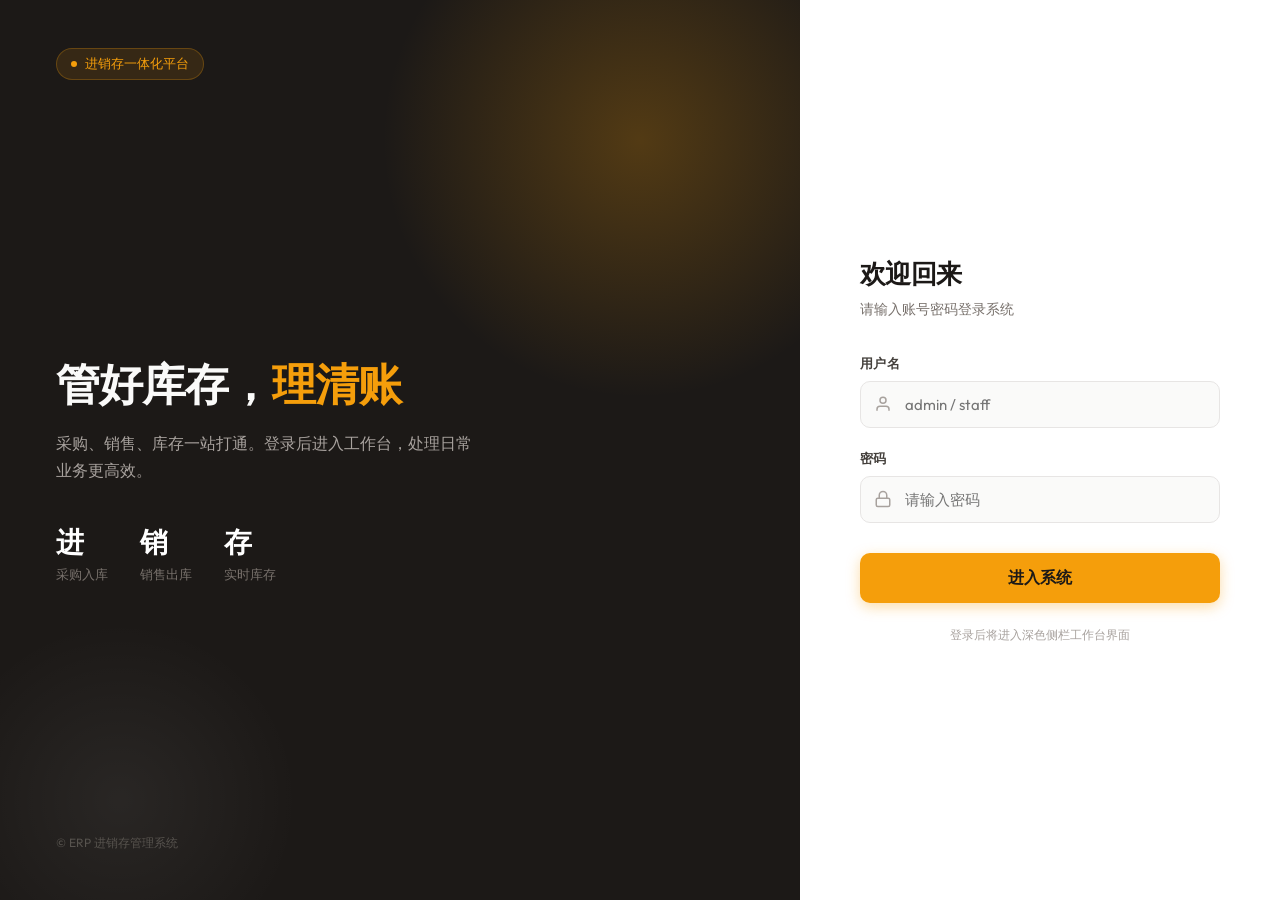
<file: docker/nginx/html/login.html>
<!DOCTYPE html>
<html lang="zh-CN">
<head>
  <meta charset="UTF-8" />
  <meta name="viewport" content="width=device-width, initial-scale=1.0" />
  <title>登录 · ERP 进销存</title>
  <link rel="preconnect" href="https://fonts.googleapis.com" />
  <link rel="preconnect" href="https://fonts.gstatic.com" crossorigin />
  <link href="https://fonts.googleapis.com/css2?family=Outfit:wght@400;500;600;700&display=swap" rel="stylesheet" />
  <style>
    *, *::before, *::after { margin: 0; padding: 0; box-sizing: border-box; }

    :root {
      --login-accent: #f59e0b;
      --login-accent-hover: #d97706;
      --login-dark: #1c1917;
      --login-muted: #78716c;
    }

    body {
      font-family: 'Outfit', 'PingFang SC', 'Microsoft YaHei', sans-serif;
      min-height: 100vh;
      display: flex;
      background: #fafaf9;
    }

    /* ===== 左侧品牌区（门户感） ===== */
    .brand-panel {
      flex: 1;
      min-height: 100vh;
      background: var(--login-dark);
      color: #fafaf9;
      padding: 48px 56px;
      display: flex;
      flex-direction: column;
      justify-content: space-between;
      position: relative;
      overflow: hidden;
    }

    .brand-panel::before {
      content: '';
      position: absolute;
      width: 520px;
      height: 520px;
      border-radius: 50%;
      background: radial-gradient(circle, rgba(245, 158, 11, 0.25) 0%, transparent 70%);
      top: -120px;
      right: -100px;
      pointer-events: none;
    }

    .brand-panel::after {
      content: '';
      position: absolute;
      width: 360px;
      height: 360px;
      border-radius: 50%;
      background: radial-gradient(circle, rgba(255, 255, 255, 0.06) 0%, transparent 70%);
      bottom: -80px;
      left: -60px;
      pointer-events: none;
    }

    .brand-badge {
      display: inline-flex;
      align-items: center;
      gap: 8px;
      font-size: 13px;
      font-weight: 500;
      color: var(--login-accent);
      background: rgba(245, 158, 11, 0.12);
      border: 1px solid rgba(245, 158, 11, 0.25);
      padding: 6px 14px;
      border-radius: 999px;
      width: fit-content;
      position: relative;
      z-index: 1;
    }

    .brand-badge span {
      width: 6px;
      height: 6px;
      background: var(--login-accent);
      border-radius: 50%;
      animation: pulse 2s ease infinite;
    }

    @keyframes pulse {
      0%, 100% { opacity: 1; transform: scale(1); }
      50% { opacity: 0.5; transform: scale(0.85); }
    }

    .brand-content {
      position: relative;
      z-index: 1;
      max-width: 420px;
    }

    .brand-content h1 {
      font-size: clamp(2rem, 4vw, 2.75rem);
      font-weight: 700;
      line-height: 1.15;
      letter-spacing: -0.02em;
      margin-top: 28px;
    }

    .brand-content h1 em {
      font-style: normal;
      color: var(--login-accent);
    }

    .brand-content p {
      margin-top: 20px;
      font-size: 16px;
      line-height: 1.7;
      color: #a8a29e;
    }

    .brand-stats {
      display: flex;
      gap: 32px;
      margin-top: 40px;
      position: relative;
      z-index: 1;
    }

    .brand-stat strong {
      display: block;
      font-size: 28px;
      font-weight: 700;
      color: #fff;
    }

    .brand-stat span {
      font-size: 13px;
      color: #78716c;
      margin-top: 4px;
      display: block;
    }

    .brand-footer {
      font-size: 12px;
      color: #57534e;
      position: relative;
      z-index: 1;
    }

    /* ===== 右侧登录表单 ===== */
    .login-panel {
      width: 480px;
      max-width: 100%;
      min-height: 100vh;
      display: flex;
      align-items: center;
      justify-content: center;
      padding: 40px 32px;
      background: #fff;
      box-shadow: -8px 0 40px rgba(28, 25, 23, 0.06);
    }

    .login-box {
      width: 100%;
      max-width: 360px;
    }

    .login-box .welcome {
      margin-bottom: 36px;
    }

    .login-box .welcome h2 {
      font-size: 26px;
      font-weight: 700;
      color: var(--login-dark);
      letter-spacing: -0.02em;
    }

    .login-box .welcome p {
      margin-top: 8px;
      font-size: 14px;
      color: var(--login-muted);
    }

    .form-group {
      margin-bottom: 22px;
    }

    .form-group label {
      display: block;
      font-size: 13px;
      font-weight: 600;
      color: #44403c;
      margin-bottom: 8px;
      letter-spacing: 0.02em;
    }

    .input-wrap {
      position: relative;
    }

    .input-wrap svg {
      position: absolute;
      left: 14px;
      top: 50%;
      transform: translateY(-50%);
      width: 18px;
      height: 18px;
      color: #a8a29e;
      pointer-events: none;
    }

    .form-group input {
      width: 100%;
      padding: 13px 14px 13px 44px;
      border: 1.5px solid #e7e5e4;
      border-radius: 10px;
      font-size: 15px;
      font-family: inherit;
      background: #fafaf9;
      outline: none;
      transition: border-color 0.2s, box-shadow 0.2s, background 0.2s;
    }

    .form-group input:focus {
      border-color: var(--login-accent);
      background: #fff;
      box-shadow: 0 0 0 4px rgba(245, 158, 11, 0.12);
    }

    .form-group input.error {
      border-color: #ef4444;
      box-shadow: 0 0 0 4px rgba(239, 68, 68, 0.1);
    }

    .error-msg {
      color: #ef4444;
      font-size: 13px;
      margin-bottom: 16px;
      min-height: 20px;
      padding: 10px 12px;
      background: #fef2f2;
      border-radius: 8px;
      display: none;
    }

    .error-msg:not(:empty) {
      display: block;
    }

    .login-btn {
      width: 100%;
      padding: 14px;
      margin-top: 8px;
      background: var(--login-accent);
      color: #1c1917;
      border: none;
      border-radius: 10px;
      font-size: 16px;
      font-weight: 700;
      font-family: inherit;
      cursor: pointer;
      transition: background 0.2s, transform 0.1s, box-shadow 0.2s;
      box-shadow: 0 4px 14px rgba(245, 158, 11, 0.35);
    }

    .login-btn:hover:not(:disabled) {
      background: var(--login-accent-hover);
      box-shadow: 0 6px 20px rgba(245, 158, 11, 0.4);
    }

    .login-btn:active:not(:disabled) {
      transform: scale(0.98);
    }

    .login-btn:disabled {
      opacity: 0.65;
      cursor: not-allowed;
    }

    .login-hint {
      margin-top: 24px;
      text-align: center;
      font-size: 12px;
      color: #a8a29e;
    }

    .loading-spinner {
      display: inline-block;
      width: 16px;
      height: 16px;
      border: 2px solid rgba(28, 25, 23, 0.2);
      border-top-color: #1c1917;
      border-radius: 50%;
      animation: spin 0.6s linear infinite;
      vertical-align: middle;
      margin-right: 8px;
    }

    @keyframes spin { to { transform: rotate(360deg); } }

    /* ===== 移动端 ===== */
    @media (max-width: 900px) {
      body { flex-direction: column; }
      .brand-panel {
        min-height: auto;
        padding: 32px 28px;
      }
      .brand-stats { gap: 20px; }
      .brand-stat strong { font-size: 22px; }
      .brand-footer { display: none; }
      .login-panel {
        width: 100%;
        min-height: auto;
        box-shadow: none;
        border-top: 1px solid #e7e5e4;
      }
    }
  </style>
</head>
<body>
  <aside class="brand-panel">
    <div class="brand-badge"><span></span> 进销存一体化平台</div>
    <div class="brand-content">
      <h1>管好库存，<em>理清账</em></h1>
      <p>采购、销售、库存一站打通。登录后进入工作台，处理日常业务更高效。</p>
      <div class="brand-stats">
        <div class="brand-stat">
          <strong>进</strong>
          <span>采购入库</span>
        </div>
        <div class="brand-stat">
          <strong>销</strong>
          <span>销售出库</span>
        </div>
        <div class="brand-stat">
          <strong>存</strong>
          <span>实时库存</span>
        </div>
      </div>
    </div>
    <div class="brand-footer">© ERP 进销存管理系统</div>
  </aside>

  <main class="login-panel">
    <div class="login-box">
      <div class="welcome">
        <h2>欢迎回来</h2>
        <p>请输入账号密码登录系统</p>
      </div>

      <div class="error-msg" id="errorMsg"></div>

      <form id="loginForm" onsubmit="return false;">
        <div class="form-group">
          <label for="username">用户名</label>
          <div class="input-wrap">
            <svg viewBox="0 0 24 24" fill="none" stroke="currentColor" stroke-width="2"><path d="M20 21v-2a4 4 0 0 0-4-4H8a4 4 0 0 0-4 4v2"/><circle cx="12" cy="7" r="4"/></svg>
            <input type="text" id="username" placeholder="admin / staff" autocomplete="username" />
          </div>
        </div>
        <div class="form-group">
          <label for="password">密码</label>
          <div class="input-wrap">
            <svg viewBox="0 0 24 24" fill="none" stroke="currentColor" stroke-width="2"><rect x="3" y="11" width="18" height="11" rx="2"/><path d="M7 11V7a5 5 0 0 1 10 0v4"/></svg>
            <input type="password" id="password" placeholder="请输入密码" autocomplete="current-password" />
          </div>
        </div>
        <button type="submit" class="login-btn" id="loginBtn" onclick="handleLogin()">进入系统</button>
      </form>

      <p class="login-hint">登录后将进入深色侧栏工作台界面</p>
    </div>
  </main>

  <script>
    (function() {
      try {
        const stored = localStorage.getItem('erp_login');
        if (stored) {
          const info = JSON.parse(stored);
          if (info && info.token !== undefined && info.role !== undefined && info.role !== null) {
            window.location.replace('/');
          } else {
            localStorage.removeItem('erp_login');
            localStorage.removeItem('erp_username');
          }
        }
      } catch(e) {
        localStorage.removeItem('erp_login');
        localStorage.removeItem('erp_username');
      }
    })();

    const usernameEl = document.getElementById('username');
    const passwordEl = document.getElementById('password');
    usernameEl.value = '';
    passwordEl.value = '';
    const errorMsgEl = document.getElementById('errorMsg');
    const loginBtnEl = document.getElementById('loginBtn');

    passwordEl.addEventListener('keydown', function(e) {
      if (e.key === 'Enter') handleLogin();
    });
    usernameEl.addEventListener('keydown', function(e) {
      if (e.key === 'Enter') passwordEl.focus();
    });

    async function handleLogin() {
      const username = usernameEl.value.trim();
      const password = passwordEl.value.trim();

      errorMsgEl.textContent = '';
      usernameEl.classList.remove('error');
      passwordEl.classList.remove('error');

      if (!username) {
        errorMsgEl.textContent = '请输入用户名';
        usernameEl.classList.add('error');
        usernameEl.focus();
        return;
      }
      if (!password) {
        errorMsgEl.textContent = '请输入密码';
        passwordEl.classList.add('error');
        passwordEl.focus();
        return;
      }

      loginBtnEl.disabled = true;
      loginBtnEl.innerHTML = '<span class="loading-spinner"></span>登录中...';

      try {
        const response = await fetch('/login', {
          method: 'POST',
          headers: { 'Content-Type': 'application/json' },
          body: JSON.stringify({ username, password })
        });

        let result;
        let cloned;
        try {
          cloned = response.clone();
          result = await response.json();
        } catch (e) {
          let text;
          try { text = await cloned.text(); } catch (e2) { text = response.status + ' ' + response.statusText; }
          throw new Error(text || '服务器返回格式异常');
        }

        if (result.code === 200 && result.data) {
          const loginInfo = result.data;
          localStorage.setItem('erp_username', loginInfo.name || loginInfo.username);
          localStorage.setItem('erp_login', JSON.stringify(loginInfo));
          window.location.href = '/';
        } else {
          errorMsgEl.textContent = result.message || '用户名或密码错误';
          passwordEl.value = '';
          passwordEl.focus();
        }
      } catch (err) {
        errorMsgEl.textContent = '网络错误：' + err.message;
      } finally {
        loginBtnEl.disabled = false;
        loginBtnEl.textContent = '进入系统';
      }
    }
  </script>
</body>
</html>
</file>
